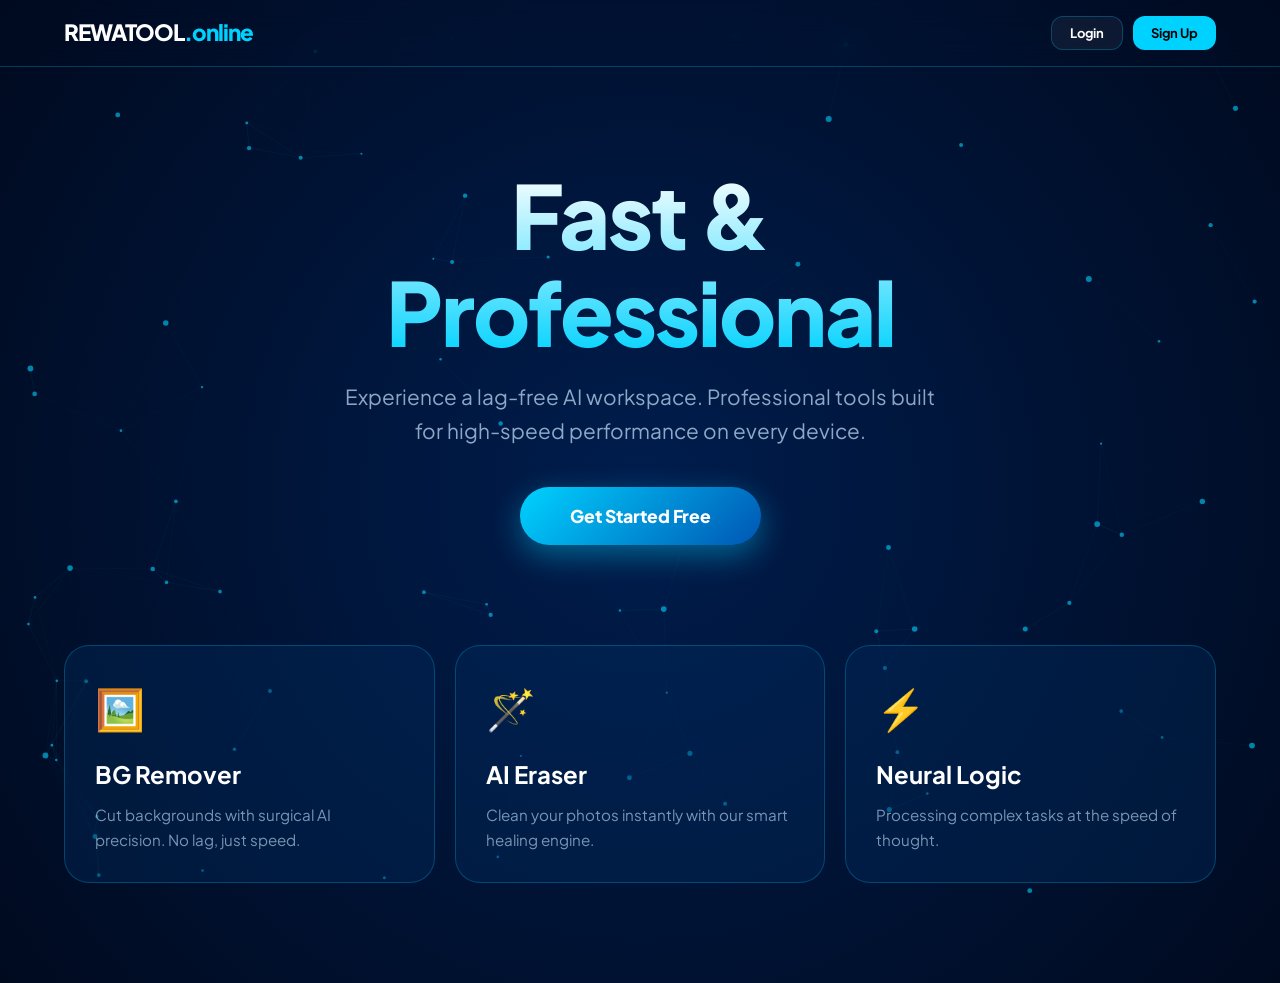
<file: index.html>
<!DOCTYPE html>
<html lang="hi">
<head>
    <meta charset="UTF-8">
    <meta name="viewport" content="width=device-width, initial-scale=1.0, maximum-scale=1.0, user-scalable=no">
    <title>Rewatool.online | Elite AI</title>
    <link href="https://fonts.googleapis.com/css2?family=Plus+Jakarta+Sans:wght@500;700;800&display=swap" rel="stylesheet">
    <style>
        :root {
            --deep-blue: #000a1f;
            --electric-blue: #00d2ff;
            --royal-blue: #0056b3;
            --glass: rgba(255, 255, 255, 0.05);
            --border: rgba(0, 210, 255, 0.25);
        }

        /* Smooth Scrolling */
        html { scroll-behavior: smooth; }

        * { margin: 0; padding: 0; box-sizing: border-box; font-family: 'Plus Jakarta Sans', sans-serif; -webkit-tap-highlight-color: transparent; }

        body {
            background-color: var(--deep-blue);
            color: white;
            line-height: 1.6;
            overflow-x: hidden;
            background: radial-gradient(circle at center, #001d4d 0%, #000a1f 100%);
        }

        /* --- LIGHT-WEIGHT ANIMATION --- */
        #bg-canvas {
            position: fixed; inset: 0; z-index: -1;
            pointer-events: none;
        }

        /* --- NAVIGATION --- */
        header {
            display: flex; justify-content: space-between; align-items: center;
            padding: 15px 5%; position: sticky; top: 0; z-index: 1000;
            backdrop-filter: blur(15px); -webkit-backdrop-filter: blur(15px);
            border-bottom: 1px solid var(--border);
        }

        .logo { font-weight: 800; font-size: 1.4rem; letter-spacing: -1px; }
        .logo span { color: var(--electric-blue); }

        .nav-btns { display: flex; gap: 10px; }
        
        .btn-nav {
            padding: 8px 18px; border-radius: 12px; font-size: 13px; font-weight: 700;
            border: 1px solid var(--border); transition: 0.3s;
            cursor: pointer;
        }
        .login { background: var(--glass); color: white; }
        .signup { background: var(--electric-blue); color: #000; border: none; }

        /* --- HERO SECTION --- */
        .hero {
            padding: 100px 6% 60px; text-align: center;
            display: flex; flex-direction: column; align-items: center;
        }

        h1 {
            font-size: clamp(2.5rem, 8vw, 5.5rem); font-weight: 800; line-height: 1.1;
            margin-bottom: 20px; letter-spacing: -2px;
            background: linear-gradient(180deg, #fff, var(--electric-blue));
            -webkit-background-clip: text; -webkit-text-fill-color: transparent;
        }

        .hero-p {
            font-size: clamp(1rem, 3vw, 1.3rem); color: rgba(200, 230, 255, 0.7);
            max-width: 600px; margin-bottom: 40px;
        }

        .btn-main {
            padding: 18px 50px; border-radius: 50px; font-size: 1.1rem; font-weight: 800;
            background: linear-gradient(135deg, var(--electric-blue), var(--royal-blue));
            color: white; border: none; cursor: pointer;
            box-shadow: 0 10px 30px rgba(0, 210, 255, 0.4);
            transition: transform 0.2s ease;
        }
        .btn-main:active { transform: scale(0.95); }

        /* --- TOOLS GRID --- */
        .tools-grid {
            display: grid;
            grid-template-columns: repeat(auto-fit, minmax(280px, 1fr));
            gap: 20px; width: 90%; max-width: 1200px; margin: 40px auto 100px;
        }

        .card {
            background: rgba(0, 43, 92, 0.4); border: 1px solid var(--border);
            padding: 30px; border-radius: 25px; transition: 0.3s ease;
            display: flex; flex-direction: column; align-items: flex-start;
        }

        .card:hover { transform: translateY(-5px); border-color: var(--electric-blue); }

        .icon { font-size: 2.5rem; margin-bottom: 15px; }
        .card h3 { font-size: 1.5rem; margin-bottom: 10px; color: #fff; }
        .card p { color: rgba(200, 230, 255, 0.6); font-size: 0.95rem; }

        @media (max-width: 768px) {
            header { padding: 12px 4%; }
            .hero { padding: 80px 5% 40px; }
            .tools-grid { width: 95%; gap: 15px; }
        }
    </style>
</head>
<body>

    <canvas id="bg-canvas"></canvas>

    <header>
        <div class="logo">REWATOOL<span>.online</span></div>
        <div class="nav-btns">
            <button onclick="window.location.href='login.html'" class="btn-nav login">Login</button>
            <button onclick="window.location.href='signup.html'" class="btn-nav signup">Sign Up</button>
        </div>
    </header>

    <main class="hero">
        <h1>Fast & <br> Professional</h1>
        <p class="hero-p">Experience a lag-free AI workspace. Professional tools built for high-speed performance on every device.</p>
        <button onclick="window.location.href='signup.html'" class="btn-main">Get Started Free</button>
    </main>

    <div class="tools-grid">
        <div class="card">
            <div class="icon">🖼️</div>
            <h3>BG Remover</h3>
            <p>Cut backgrounds with surgical AI precision. No lag, just speed.</p>
        </div>
        <div class="card">
            <div class="icon">🪄</div>
            <h3>AI Eraser</h3>
            <p>Clean your photos instantly with our smart healing engine.</p>
        </div>
        <div class="card">
            <div class="icon">⚡</div>
            <h3>Neural Logic</h3>
            <p>Processing complex tasks at the speed of thought.</p>
        </div>
    </div>

    <script>
        const canvas = document.getElementById('bg-canvas');
        const ctx = canvas.getContext('2d');
        let particles = [];

        function resize() {
            canvas.width = window.innerWidth;
            canvas.height = window.innerHeight;
            particles = [];
            let count = window.innerWidth < 768 ? 40 : 80;
            for (let i = 0; i < count; i++) particles.push(new Particle());
        }

        class Particle {
            constructor() {
                this.x = Math.random() * canvas.width;
                this.y = Math.random() * canvas.height;
                this.size = Math.random() * 2 + 1;
                this.vx = (Math.random() - 0.5) * 0.5;
                this.vy = (Math.random() - 0.5) * 0.5;
            }
            update() {
                this.x += this.vx;
                this.y += this.vy;
                if (this.x < 0 || this.x > canvas.width) this.vx *= -1;
                if (this.y < 0 || this.y > canvas.height) this.vy *= -1;
            }
            draw() {
                ctx.fillStyle = 'rgba(0, 210, 255, 0.6)';
                ctx.beginPath();
                ctx.arc(this.x, this.y, this.size, 0, Math.PI * 2);
                ctx.fill();
            }
        }

        function animate() {
            ctx.clearRect(0, 0, canvas.width, canvas.height);
            particles.forEach((p, i) => {
                p.update();
                p.draw();
                for (let j = i + 1; j < particles.length; j++) {
                    let d = Math.sqrt((p.x - particles[j].x)**2 + (p.y - particles[j].y)**2);
                    if (d < 120) {
                        ctx.strokeStyle = `rgba(0, 210, 255, ${0.15 - d/1000})`;
                        ctx.lineWidth = 0.5;
                        ctx.beginPath();
                        ctx.moveTo(p.x, p.y);
                        ctx.lineTo(particles[j].x, particles[j].y);
                        ctx.stroke();
                    }
                }
            });
            requestAnimationFrame(animate);
        }

        window.addEventListener('resize', resize);
        resize();
        animate();
    </script>
</body>
</html>
</file>
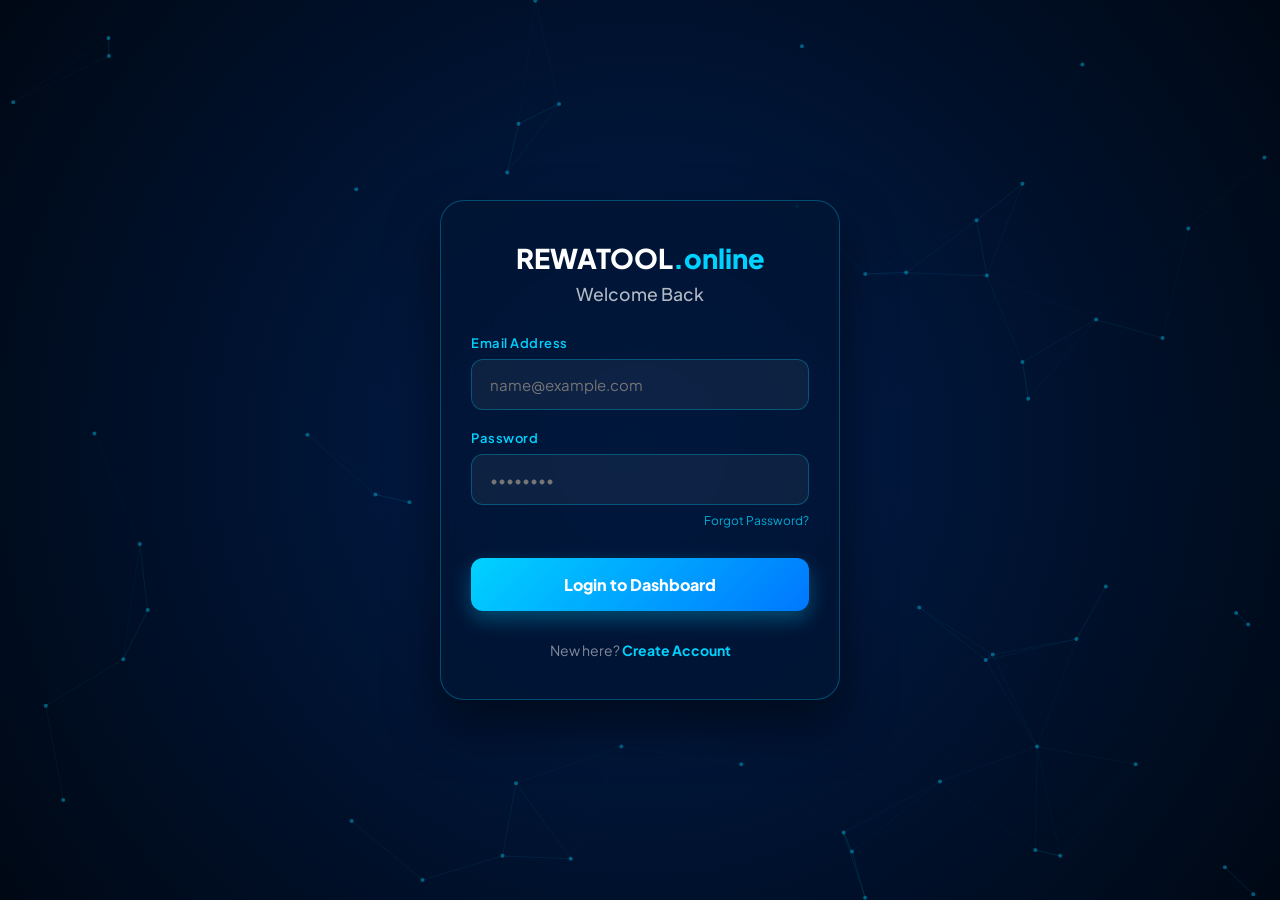
<file: login.html>
<!DOCTYPE html>
<html lang="hi">
<head>
    <meta charset="UTF-8">
    <meta name="viewport" content="width=device-width, initial-scale=1.0, maximum-scale=1.0, user-scalable=no">
    <title>Login | Rewatool.online</title>
    <link href="https://fonts.googleapis.com/css2?family=Plus+Jakarta+Sans:wght@500;700;800&display=swap" rel="stylesheet">
    <style>
        :root {
            --deep-blue: #000814;
            --electric-blue: #00d2ff;
            --border: rgba(0, 210, 255, 0.3);
            --card-bg: rgba(0, 20, 50, 0.6);
        }

        * { margin: 0; padding: 0; box-sizing: border-box; font-family: 'Plus Jakarta Sans', sans-serif; }

        body {
            background-color: var(--deep-blue);
            color: white;
            min-height: 100vh;
            display: flex;
            align-items: center;
            justify-content: center;
            overflow: hidden;
            background: radial-gradient(circle at center, #001d4d 0%, #000814 100%);
        }

        /* Neural Background Animation */
        #bg-canvas { position: fixed; inset: 0; z-index: -1; pointer-events: none; }

        /* --- LOGIN CARD --- */
        .auth-card {
            width: 92%;
            max-width: 400px;
            padding: 40px 30px;
            background: var(--card-bg);
            backdrop-filter: blur(25px);
            -webkit-backdrop-filter: blur(25px);
            border: 1px solid var(--border);
            border-radius: 24px;
            box-shadow: 0 25px 50px rgba(0,0,0,0.5);
            animation: slideUp 0.6s ease-out;
        }

        @keyframes slideUp {
            from { opacity: 0; transform: translateY(30px); }
            to { opacity: 1; transform: translateY(0); }
        }

        .logo { font-weight: 800; font-size: 1.7rem; text-align: center; margin-bottom: 8px; }
        .logo span { color: var(--electric-blue); }

        h2 { text-align: center; font-size: 1.1rem; margin-bottom: 30px; color: rgba(255,255,255,0.7); font-weight: 500; }

        /* --- FORM STYLING --- */
        .form-group { margin-bottom: 20px; }
        
        label { display: block; font-size: 13px; color: var(--electric-blue); margin-bottom: 8px; font-weight: 600; letter-spacing: 0.5px; }

        input {
            width: 100%;
            padding: 15px 18px;
            background: rgba(255,255,255,0.05);
            border: 1px solid var(--border);
            border-radius: 12px;
            color: white;
            font-size: 15px;
            transition: 0.3s ease;
        }

        input:focus {
            outline: none;
            border-color: #fff;
            background: rgba(0, 210, 255, 0.1);
            box-shadow: 0 0 15px rgba(0, 210, 255, 0.2);
        }

        .btn-login {
            width: 100%;
            padding: 16px;
            background: linear-gradient(135deg, var(--electric-blue), #0077ff);
            color: white;
            border: none;
            border-radius: 12px;
            font-size: 16px;
            font-weight: 800;
            cursor: pointer;
            margin-top: 10px;
            transition: 0.3s;
            box-shadow: 0 8px 20px rgba(0, 210, 255, 0.3);
        }

        .btn-login:hover { transform: translateY(-2px); box-shadow: 0 12px 25px rgba(0, 210, 255, 0.5); }
        .btn-login:active { transform: scale(0.98); }

        .forgot-pass { display: block; text-align: right; font-size: 12px; color: var(--electric-blue); margin-top: 8px; text-decoration: none; opacity: 0.8; }
        .forgot-pass:hover { opacity: 1; }

        .switch { text-align: center; margin-top: 30px; font-size: 14px; color: rgba(255,255,255,0.5); }
        .switch a { color: var(--electric-blue); text-decoration: none; font-weight: 700; border-bottom: 1px solid transparent; transition: 0.3s; }
        .switch a:hover { border-bottom: 1px solid var(--electric-blue); }

    </style>
</head>
<body>

    <canvas id="bg-canvas"></canvas>

    <div class="auth-card">
        <div class="logo">REWATOOL<span>.online</span></div>
        <h2>Welcome Back</h2>

        <form id="loginForm">
            <div class="form-group">
                <label>Email Address</label>
                <input type="email" placeholder="name@example.com" required>
            </div>
            <div class="form-group">
                <label>Password</label>
                <input type="password" placeholder="••••••••" required>
                <a href="#" class="forgot-pass">Forgot Password?</a>
            </div>
            <button type="submit" class="btn-login">Login to Dashboard</button>
        </form>

        <p class="switch">New here? <a href="signup.html">Create Account</a></p>
    </div>

    <script>
        // Smooth Neural Animation (GPU Optimized)
        const canvas = document.getElementById('bg-canvas');
        const ctx = canvas.getContext('2d');
        let dots = [];

        function init() {
            canvas.width = window.innerWidth;
            canvas.height = window.innerHeight;
            dots = [];
            let count = window.innerWidth < 768 ? 35 : 60;
            for (let i = 0; i < count; i++) {
                dots.push({
                    x: Math.random() * canvas.width,
                    y: Math.random() * canvas.height,
                    vx: (Math.random() - 0.5) * 0.4,
                    vy: (Math.random() - 0.5) * 0.4
                });
            }
        }

        function animate() {
            ctx.clearRect(0, 0, canvas.width, canvas.height);
            dots.forEach((d, i) => {
                d.x += d.vx; d.y += d.vy;
                if (d.x < 0 || d.x > canvas.width) d.vx *= -1;
                if (d.y < 0 || d.y > canvas.height) d.vy *= -1;

                ctx.fillStyle = 'rgba(0, 210, 255, 0.4)';
                ctx.beginPath(); ctx.arc(d.x, d.y, 2, 0, Math.PI * 2); ctx.fill();

                for (let j = i + 1; j < dots.length; j++) {
                    let dist = Math.sqrt((d.x - dots[j].x)**2 + (d.y - dots[j].y)**2);
                    if (dist < 140) {
                        ctx.strokeStyle = `rgba(0, 210, 255, ${0.15 - dist/1000})`;
                        ctx.beginPath(); ctx.moveTo(d.x, d.y); ctx.lineTo(dots[j].x, dots[j].y); ctx.stroke();
                    }
                }
            });
            requestAnimationFrame(animate);
        }

        window.addEventListener('resize', init);
        init(); animate();
    </script>
</body>
</html>
</file>
